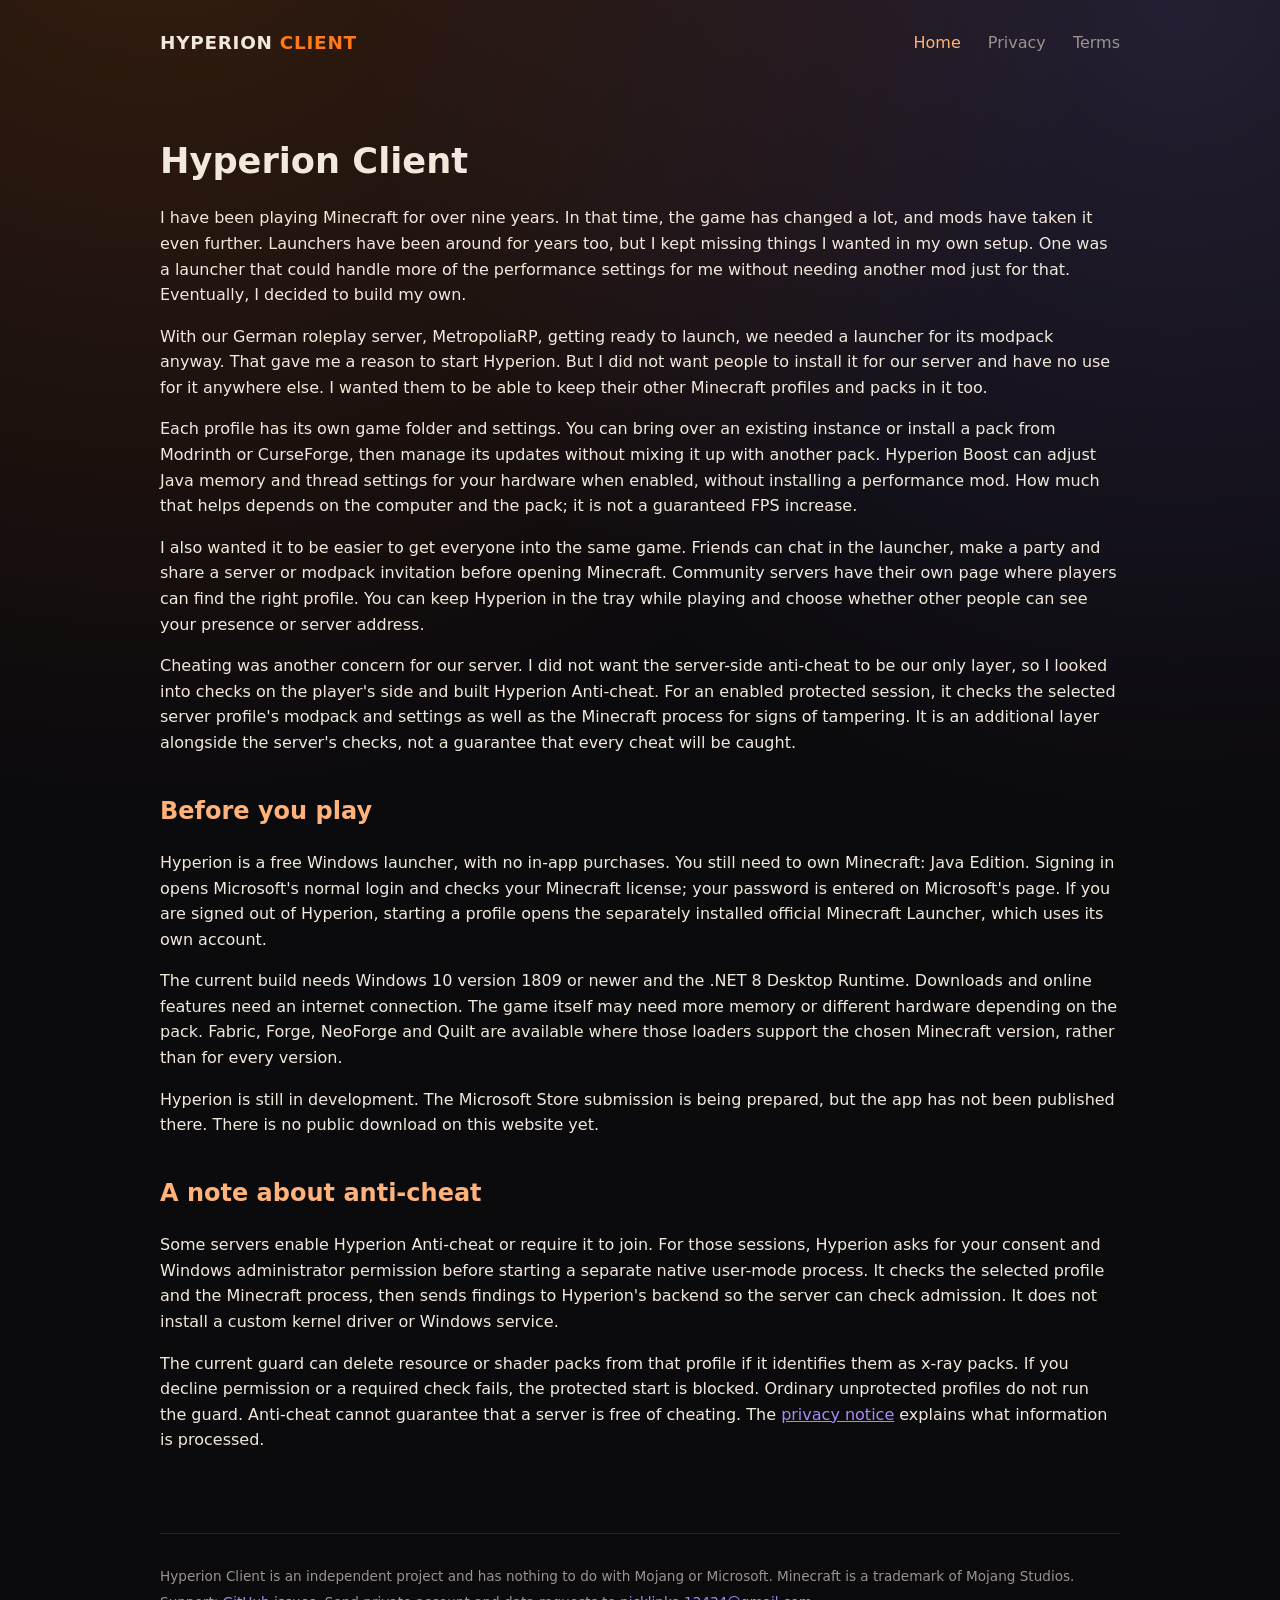
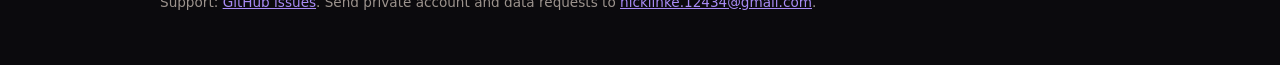
<file: index.html>
<!doctype html>
<html lang="en">
<head>
  <meta charset="utf-8">
  <meta name="viewport" content="width=device-width, initial-scale=1">
  <title>Hyperion Client</title>
  <meta name="description" content="Hyperion Client is a Windows launcher for Minecraft: Java Edition.">
  <link rel="icon" href="favicon.ico">
  <link rel="stylesheet" href="style.css">
</head>
<body>
  <header>
    <a class="brand" href="./">HYPERION <span>CLIENT</span></a>
    <nav aria-label="Main navigation">
      <a href="./" aria-current="page">Home</a>
      <a href="privacy.html">Privacy</a>
      <a href="terms.html">Terms</a>
    </nav>
  </header>
  <main class="doc">
    <h1>Hyperion Client</h1>
    <p>I have been playing Minecraft for over nine years. In that time, the game has changed a lot,
      and mods have taken it even further. Launchers have been around for years too, but I kept missing
      things I wanted in my own setup. One was a launcher that could handle more of the performance settings
      for me without needing another mod just for that. Eventually, I decided to build my own.</p>
    <p>With our German roleplay server, MetropoliaRP, getting ready to launch, we needed a launcher for its
      modpack anyway. That gave me a reason to start Hyperion. But I did not want people to install it for
      our server and have no use for it anywhere else. I wanted them to be able to keep their other Minecraft
      profiles and packs in it too.</p>
    <p>Each profile has its own game folder and settings. You can bring over an existing instance or install
      a pack from Modrinth or CurseForge, then manage its updates without mixing it up with another pack.
      Hyperion Boost can adjust Java memory and thread settings for your hardware when enabled, without
      installing a performance mod. How much that helps depends on the computer and the pack; it is not
      a guaranteed FPS increase.</p>
    <p>I also wanted it to be easier to get everyone into the same game. Friends can chat in the launcher,
      make a party and share a server or modpack invitation before opening Minecraft. Community servers have
      their own page where players can find the right profile. You can keep Hyperion in the tray while playing
      and choose whether other people can see your presence or server address.</p>
    <p>Cheating was another concern for our server. I did not want the server-side anti-cheat to be our only
      layer, so I looked into checks on the player's side and built Hyperion Anti-cheat. For an enabled protected
      session, it checks the selected server profile's modpack and settings as well as the Minecraft process
      for signs of tampering. It is an additional layer alongside the server's checks, not a guarantee that
      every cheat will be caught.</p>

    <h2>Before you play</h2>
    <p>Hyperion is a free Windows launcher, with no in-app purchases. You still need to own Minecraft:
      Java Edition. Signing in opens Microsoft's normal login and checks your Minecraft license; your password
      is entered on Microsoft's page. If you are signed out of Hyperion, starting a profile opens the separately
      installed official Minecraft Launcher, which uses its own account.</p>
    <p>The current build needs Windows 10 version 1809 or newer and the .NET 8 Desktop Runtime.
      Downloads and online features need an internet connection. The game itself may need more memory or
      different hardware depending on the pack. Fabric, Forge, NeoForge and Quilt are available where those
      loaders support the chosen Minecraft version, rather than for every version.</p>
    <p>Hyperion is still in development. The Microsoft Store submission is being prepared, but the app has
      not been published there. There is no public download on this website yet.</p>

    <h2>A note about anti-cheat</h2>
    <p>Some servers enable Hyperion Anti-cheat or require it to join. For those sessions, Hyperion asks for
      your consent and Windows administrator permission before starting a separate native user-mode process.
      It checks the selected profile and the Minecraft process, then sends findings to Hyperion's backend
      so the server can check admission. It does not install a custom kernel driver or Windows service.</p>
    <p>The current guard can delete resource or shader packs from that profile if it identifies them as x-ray
      packs. If you decline permission or a required check fails, the protected start is blocked. Ordinary
      unprotected profiles do not run the guard. Anti-cheat cannot guarantee that a server is free of cheating.
      The <a href="privacy.html">privacy notice</a> explains what information is processed.</p>
  </main>
  <footer>
    <p>Hyperion Client is an independent project and has nothing to do with Mojang or Microsoft. Minecraft is a trademark of Mojang Studios.</p>
    <p>Support: <a href="https://github.com/Wolfiy044/hyperion-client/issues">GitHub issues</a>.
      Send private account and data requests to <a href="mailto:nicklinke.12434@gmail.com">nicklinke.12434@gmail.com</a>.</p>
  </footer>
</body>
</html>
</file>
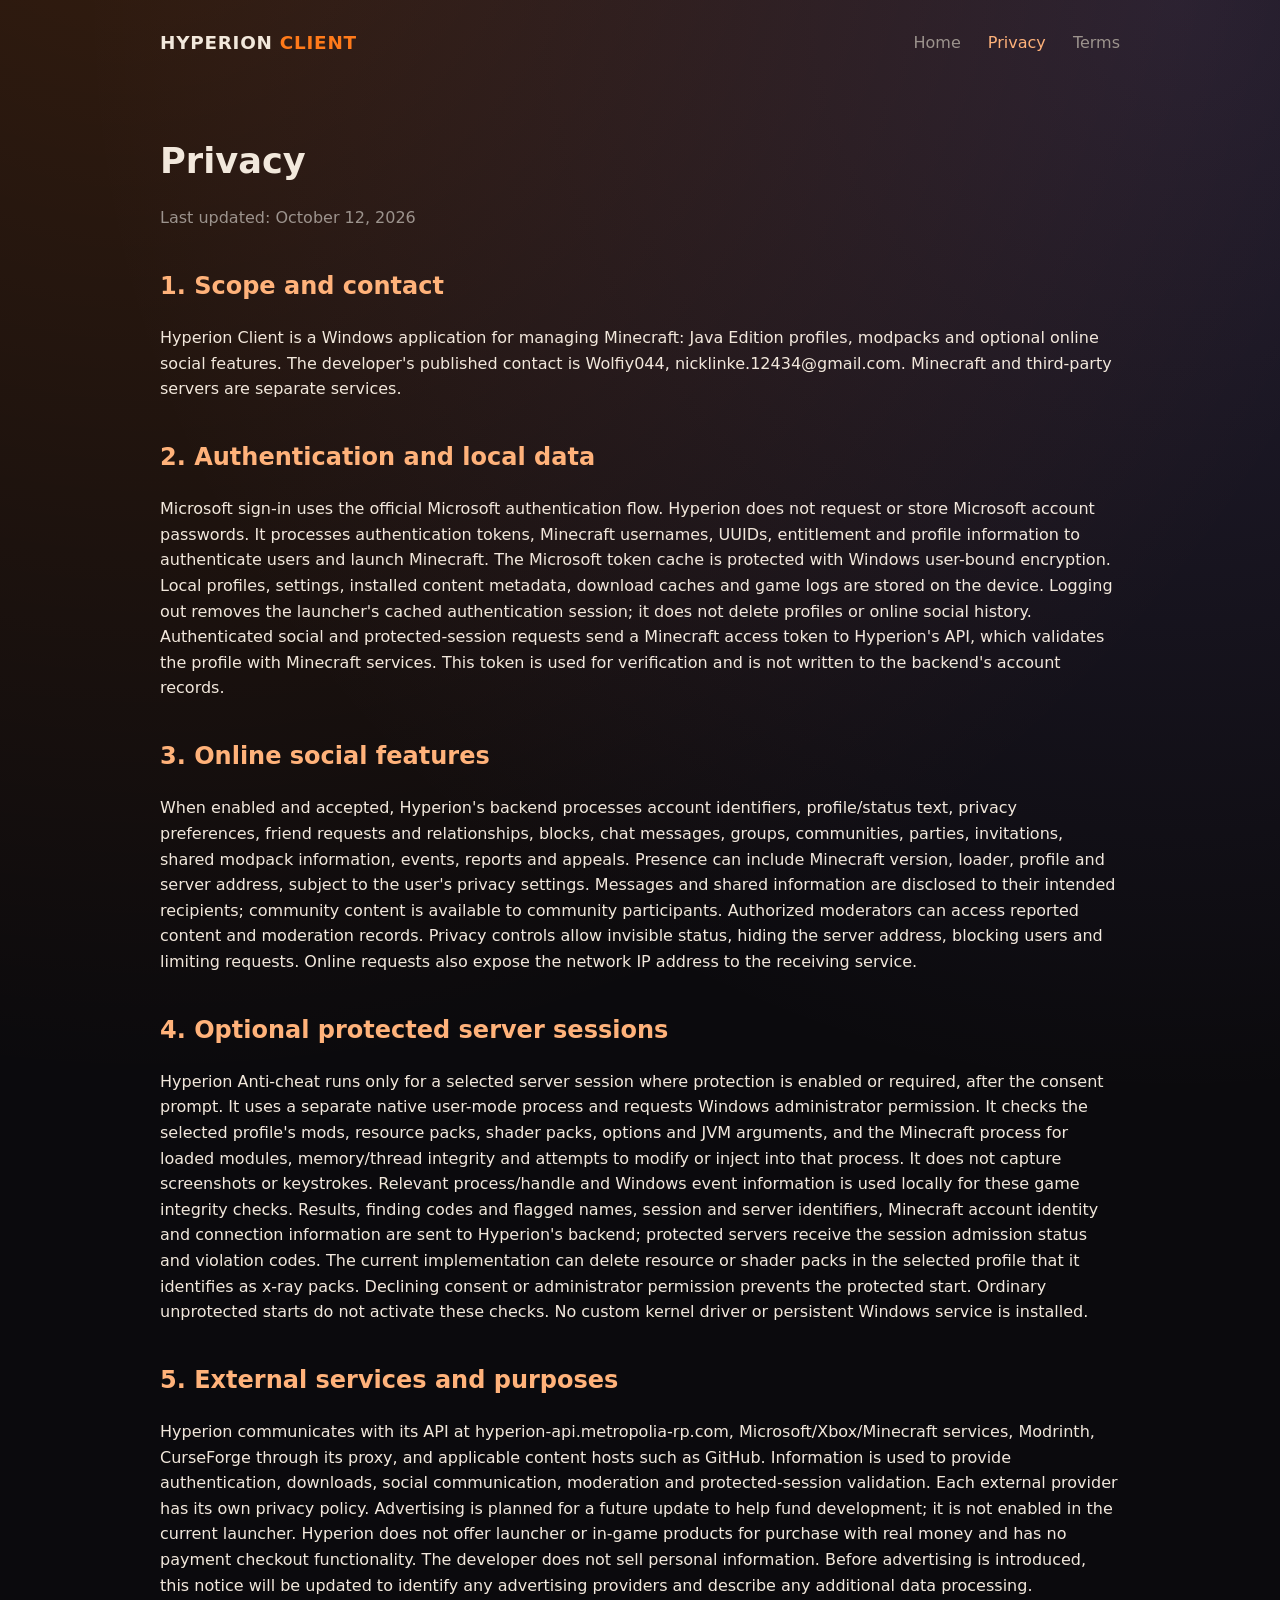
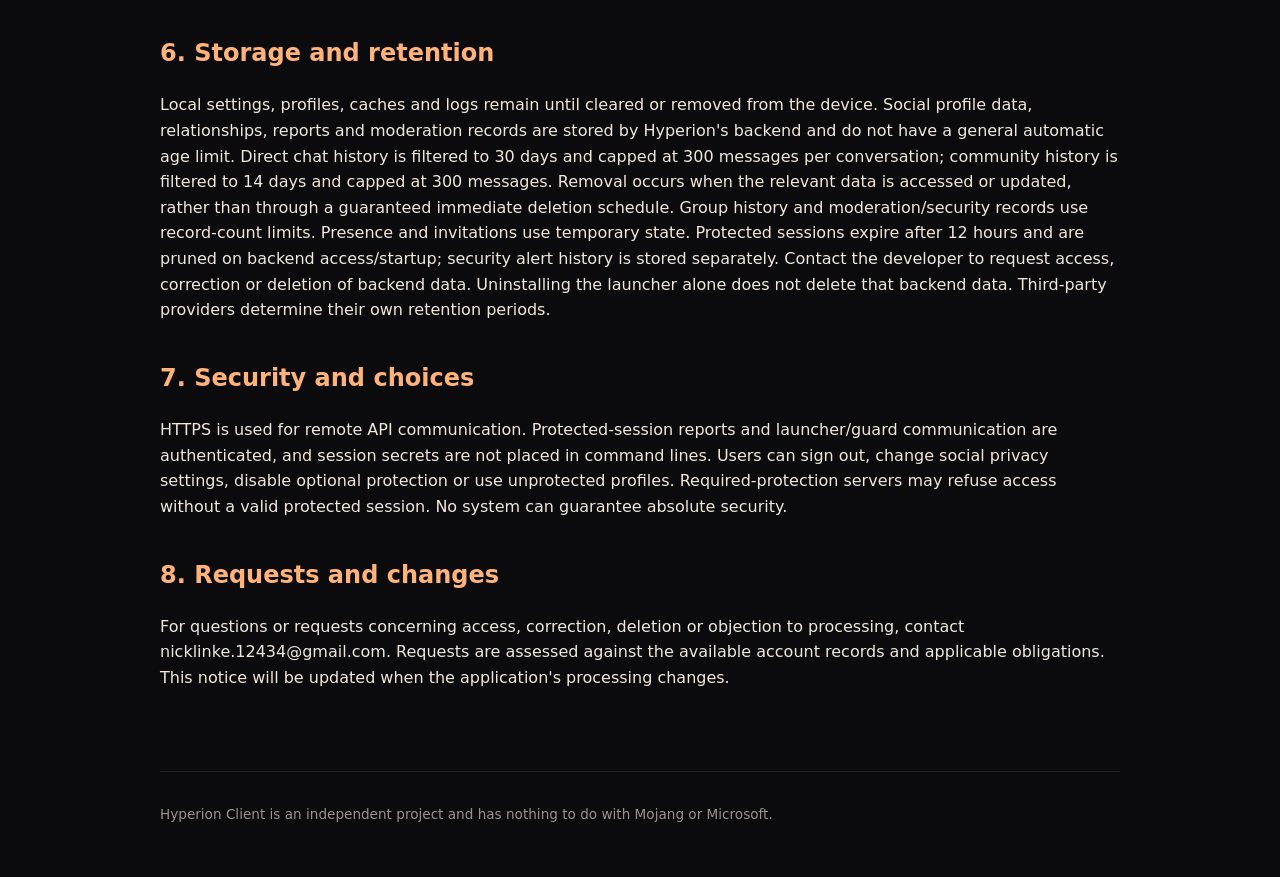
<file: privacy.html>
<!doctype html>
<html lang="en">
<head>
  <meta charset="utf-8">
  <meta name="viewport" content="width=device-width, initial-scale=1">
  <title>Privacy - Hyperion Client</title>
  <link rel="icon" href="favicon.ico">
  <link rel="stylesheet" href="style.css">
</head>
<body>
  <header>
    <a class="brand" href="./">HYPERION <span>CLIENT</span></a>
    <nav aria-label="Main navigation">
      <a href="./">Home</a>
      <a href="privacy.html" aria-current="page">Privacy</a>
      <a href="terms.html">Terms</a>
    </nav>
  </header>
  <main class="doc">
    <h1>Privacy</h1>
    <p class="muted">Last updated: October 12, 2026</p>
    <h2>1. Scope and contact</h2>
    <p>Hyperion Client is a Windows application for managing Minecraft: Java Edition profiles, modpacks and
      optional online social features. The developer&#39;s published contact is Wolfiy044, nicklinke.12434@gmail.com.
      Minecraft and third-party servers are separate services.</p>
    <h2>2. Authentication and local data</h2>
    <p>Microsoft sign-in uses the official Microsoft authentication flow. Hyperion does not request or store
      Microsoft account passwords. It processes authentication tokens, Minecraft usernames, UUIDs, entitlement
      and profile information to authenticate users and launch Minecraft. The Microsoft token cache is protected
      with Windows user-bound encryption. Local profiles, settings, installed content metadata, download caches
      and game logs are stored on the device. Logging out removes the launcher&#39;s cached authentication
      session; it does not delete profiles or online social history. Authenticated social and protected-session
      requests send a Minecraft access token to Hyperion's API, which validates the profile with Minecraft
      services. This token is used for verification and is not written to the backend's account records.</p>
    <h2>3. Online social features</h2>
    <p>When enabled and accepted, Hyperion&#39;s backend processes account identifiers, profile/status text,
      privacy preferences, friend requests and relationships, blocks, chat messages, groups, communities,
      parties, invitations, shared modpack information, events, reports and appeals. Presence can include
      Minecraft version, loader, profile and server address, subject to the user&#39;s privacy settings.
      Messages and shared information are disclosed to their intended recipients; community content is available
      to community participants. Authorized moderators can access reported content and moderation records.
      Privacy controls allow invisible status, hiding the server address, blocking users and limiting requests.
      Online requests also expose the network IP address to the receiving service.</p>
    <h2>4. Optional protected server sessions</h2>
    <p>Hyperion Anti-cheat runs only for a selected server session where protection is enabled or required,
      after the consent prompt. It uses a separate native user-mode process and requests Windows administrator
      permission. It checks the selected profile&#39;s mods, resource packs, shader packs, options and JVM
      arguments, and the Minecraft process for loaded modules, memory/thread integrity and attempts to modify or
      inject into that process. It does not capture screenshots or keystrokes. Relevant process/handle and
      Windows event information is used locally for these game integrity checks. Results, finding codes and
      flagged names, session and server identifiers, Minecraft account identity and connection information are
      sent to Hyperion&#39;s backend; protected servers receive the session admission status and violation
      codes. The current implementation can delete resource or shader packs in the selected profile that it
      identifies as x-ray packs. Declining consent or administrator permission prevents the protected start.
      Ordinary unprotected starts do not activate these checks. No custom kernel driver or persistent Windows
      service is installed.</p>
    <h2>5. External services and purposes</h2>
    <p>Hyperion communicates with its API at hyperion-api.metropolia-rp.com, Microsoft/Xbox/Minecraft services,
      Modrinth, CurseForge through its proxy, and applicable content hosts such as GitHub. Information is used
      to provide authentication, downloads, social communication, moderation and protected-session validation.
      Each external provider has its own privacy policy. Advertising is planned for a future update to help
      fund development; it is not enabled in the current launcher. Hyperion does not offer launcher or in-game
      products for purchase with real money and has no payment checkout functionality. The developer does not
      sell personal information. Before advertising is introduced, this notice will be updated to identify
      any advertising providers and describe any additional data processing.</p>
    <h2>6. Storage and retention</h2>
    <p>Local settings, profiles, caches and logs remain until cleared or removed from the device. Social profile
      data, relationships, reports and moderation records are stored by Hyperion&#39;s backend and do not have a
      general automatic age limit. Direct chat history is filtered to 30 days and capped at 300 messages per
      conversation; community history is filtered to 14 days and capped at 300 messages. Removal occurs when the
      relevant data is accessed or updated, rather than through a guaranteed immediate deletion schedule. Group
      history and moderation/security records use record-count limits. Presence and invitations use temporary
      state. Protected sessions expire after 12 hours and are pruned on backend access/startup; security alert
      history is stored separately. Contact the developer to request access, correction or deletion of backend
      data. Uninstalling the launcher alone does not delete that backend data. Third-party providers determine
      their own retention periods.</p>
    <h2>7. Security and choices</h2>
    <p>HTTPS is used for remote API communication. Protected-session reports and launcher/guard communication
      are authenticated, and session secrets are not placed in command lines. Users can sign out, change social
      privacy settings, disable optional protection or use unprotected profiles. Required-protection servers may
      refuse access without a valid protected session. No system can guarantee absolute security.</p>
    <h2>8. Requests and changes</h2>
    <p>For questions or requests concerning access, correction, deletion or objection to processing, contact
      nicklinke.12434@gmail.com. Requests are assessed against the available account records and applicable
      obligations. This notice will be updated when the application&#39;s processing changes.</p>
  </main>
  <footer>
    <p>Hyperion Client is an independent project and has nothing to do with Mojang or Microsoft.</p>
  </footer>
</body>
</html>
</file>
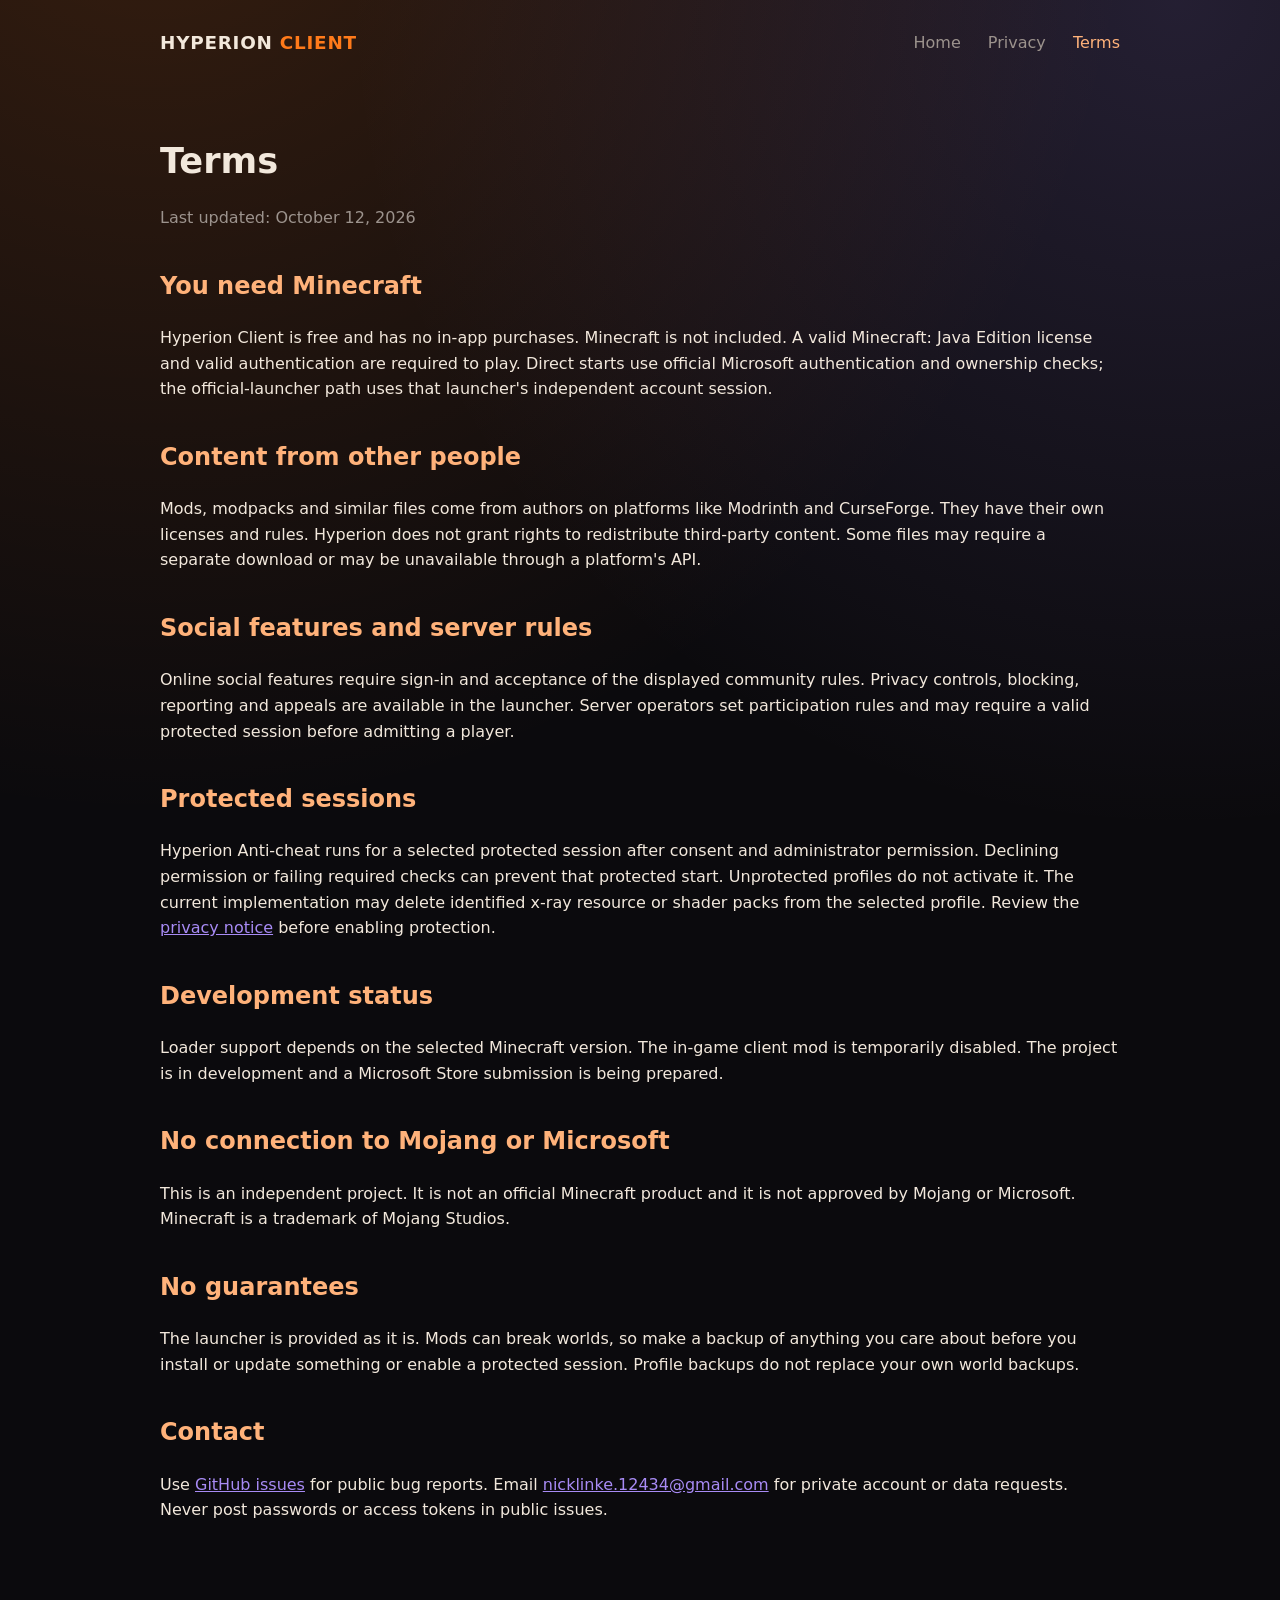
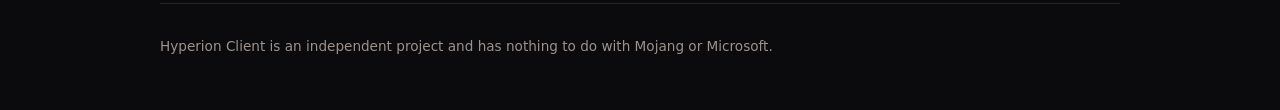
<file: terms.html>
<!doctype html>
<html lang="en">
<head>
  <meta charset="utf-8">
  <meta name="viewport" content="width=device-width, initial-scale=1">
  <title>Terms - Hyperion Client</title>
  <link rel="icon" href="favicon.ico">
  <link rel="stylesheet" href="style.css">
</head>
<body>
  <header>
    <a class="brand" href="./">HYPERION <span>CLIENT</span></a>
    <nav aria-label="Main navigation">
      <a href="./">Home</a>
      <a href="privacy.html">Privacy</a>
      <a href="terms.html" aria-current="page">Terms</a>
    </nav>
  </header>
  <main class="doc">
    <h1>Terms</h1>
    <p class="muted">Last updated: October 12, 2026</p>

    <h2>You need Minecraft</h2>
    <p>Hyperion Client is free and has no in-app purchases. Minecraft is not included. A valid Minecraft:
      Java Edition license and valid authentication are required to play. Direct starts use official Microsoft
      authentication and ownership checks; the official-launcher path uses that launcher's independent account session.</p>

    <h2>Content from other people</h2>
    <p>Mods, modpacks and similar files come from authors on platforms like Modrinth and CurseForge. They have their own licenses
      and rules. Hyperion does not grant rights to redistribute third-party content. Some files may require
      a separate download or may be unavailable through a platform's API.</p>

    <h2>Social features and server rules</h2>
    <p>Online social features require sign-in and acceptance of the displayed community rules. Privacy controls,
      blocking, reporting and appeals are available in the launcher. Server operators set participation rules
      and may require a valid protected session before admitting a player.</p>

    <h2>Protected sessions</h2>
    <p>Hyperion Anti-cheat runs for a selected protected session after consent and administrator permission.
      Declining permission or failing required checks can prevent that protected start. Unprotected profiles
      do not activate it. The current implementation may delete identified x-ray resource or shader packs
      from the selected profile. Review the <a href="privacy.html">privacy notice</a> before enabling protection.</p>

    <h2>Development status</h2>
    <p>Loader support depends on the selected Minecraft version. The in-game client mod is temporarily disabled.
      The project is in development and a Microsoft Store submission is being prepared.</p>

    <h2>No connection to Mojang or Microsoft</h2>
    <p>This is an independent project. It is not an official Minecraft product and it is not approved by Mojang or Microsoft.
      Minecraft is a trademark of Mojang Studios.</p>

    <h2>No guarantees</h2>
    <p>The launcher is provided as it is. Mods can break worlds, so make a backup of anything you care about before you install
      or update something or enable a protected session. Profile backups do not replace your own world backups.</p>

    <h2>Contact</h2>
    <p>Use <a href="https://github.com/Wolfiy044/hyperion-client/issues">GitHub issues</a> for public bug reports.
      Email <a href="mailto:nicklinke.12434@gmail.com">nicklinke.12434@gmail.com</a> for private account or data requests.
      Never post passwords or access tokens in public issues.</p>
  </main>
  <footer>
    <p>Hyperion Client is an independent project and has nothing to do with Mojang or Microsoft.</p>
  </footer>
</body>
</html>
</file>
<file: style.css>
:root {
  --ink: #0b0a0d;
  --panel: #141217;
  --line: #26222b;
  --pumpkin: #ff7a1a;
  --pumpkin-light: #ffb27a;
  --witch: #a88bf5;
  --bone: #f2e8dc;
  --ash: #9c938d;
}

* { box-sizing: border-box; }

body {
  margin: 0;
  min-height: 100vh;
  background:
    radial-gradient(circle at 12% -10%, rgba(255, 122, 26, 0.18), transparent 45%),
    radial-gradient(circle at 92% 0%, rgba(168, 139, 245, 0.16), transparent 40%),
    var(--ink);
  color: var(--bone);
  font-family: "Segoe UI", system-ui, sans-serif;
  line-height: 1.6;
}

header, main, footer { width: min(960px, 100% - 40px); margin: 0 auto; }

header { display: flex; align-items: center; justify-content: space-between; padding: 28px 0; }

.brand { font-weight: 800; font-size: 1.15rem; letter-spacing: 0.04em; color: var(--bone); text-decoration: none; }
.brand span { color: var(--pumpkin); }

nav a { color: var(--ash); text-decoration: none; margin-left: 22px; transition: color 0.2s; }
nav a:hover { color: var(--pumpkin-light); }

.hero { padding: 64px 0 40px; }
.hero h1 { font-size: clamp(2.2rem, 6vw, 3.6rem); line-height: 1.1; margin: 0 0 18px; }
.hero h1 em { font-style: normal; color: var(--pumpkin); }
.hero p { max-width: 620px; color: var(--ash); font-size: 1.1rem; }

.chips { display: flex; flex-wrap: wrap; gap: 8px; margin-top: 22px; }
.chip {
  padding: 4px 14px;
  border: 1px solid rgba(168, 139, 245, 0.35);
  border-radius: 999px;
  color: var(--witch);
  font-size: 0.72rem;
  font-weight: 700;
  letter-spacing: 0.08em;
}

.grid { display: grid; grid-template-columns: repeat(auto-fit, minmax(260px, 1fr)); gap: 16px; margin: 36px 0 56px; }

.card {
  background: var(--panel);
  border: 1px solid var(--line);
  border-radius: 18px;
  padding: 22px 24px;
  transition: transform 0.2s, border-color 0.2s;
}
.card:hover { transform: translateY(-3px); border-color: var(--pumpkin); }
.card h3 { margin: 0 0 6px; color: var(--pumpkin-light); }
.doc .card h2 { margin: 0 0 10px; font-size: 1.25rem; }
.card p { margin: 0; color: var(--ash); }

.doc { padding: 24px 0 64px; }
.doc h1 { font-size: 2.2rem; margin-bottom: 4px; }
.doc h2 { color: var(--pumpkin-light); margin-top: 36px; }
.doc p, .doc li { color: var(--bone); }
.doc .muted { color: var(--ash); }
.doc a, footer a { color: var(--witch); }

footer { border-top: 1px solid var(--line); padding: 28px 0 48px; color: var(--ash); font-size: 0.85rem; }
footer p { margin: 4px 0; }

a:focus-visible { outline: 2px solid var(--witch); outline-offset: 4px; }
nav a[aria-current="page"] { color: var(--pumpkin-light); }
.doc p { overflow-wrap: anywhere; }

@media (max-width: 540px) {
  header { align-items: flex-start; flex-direction: column; gap: 14px; }
  nav { display: flex; flex-wrap: wrap; gap: 18px; }
  nav a { margin-left: 0; }
  .grid { grid-template-columns: 1fr; }
}

@media (prefers-reduced-motion: reduce) {
  .card, nav a { transition: none; }
  .card:hover { transform: none; }
}
</file>
